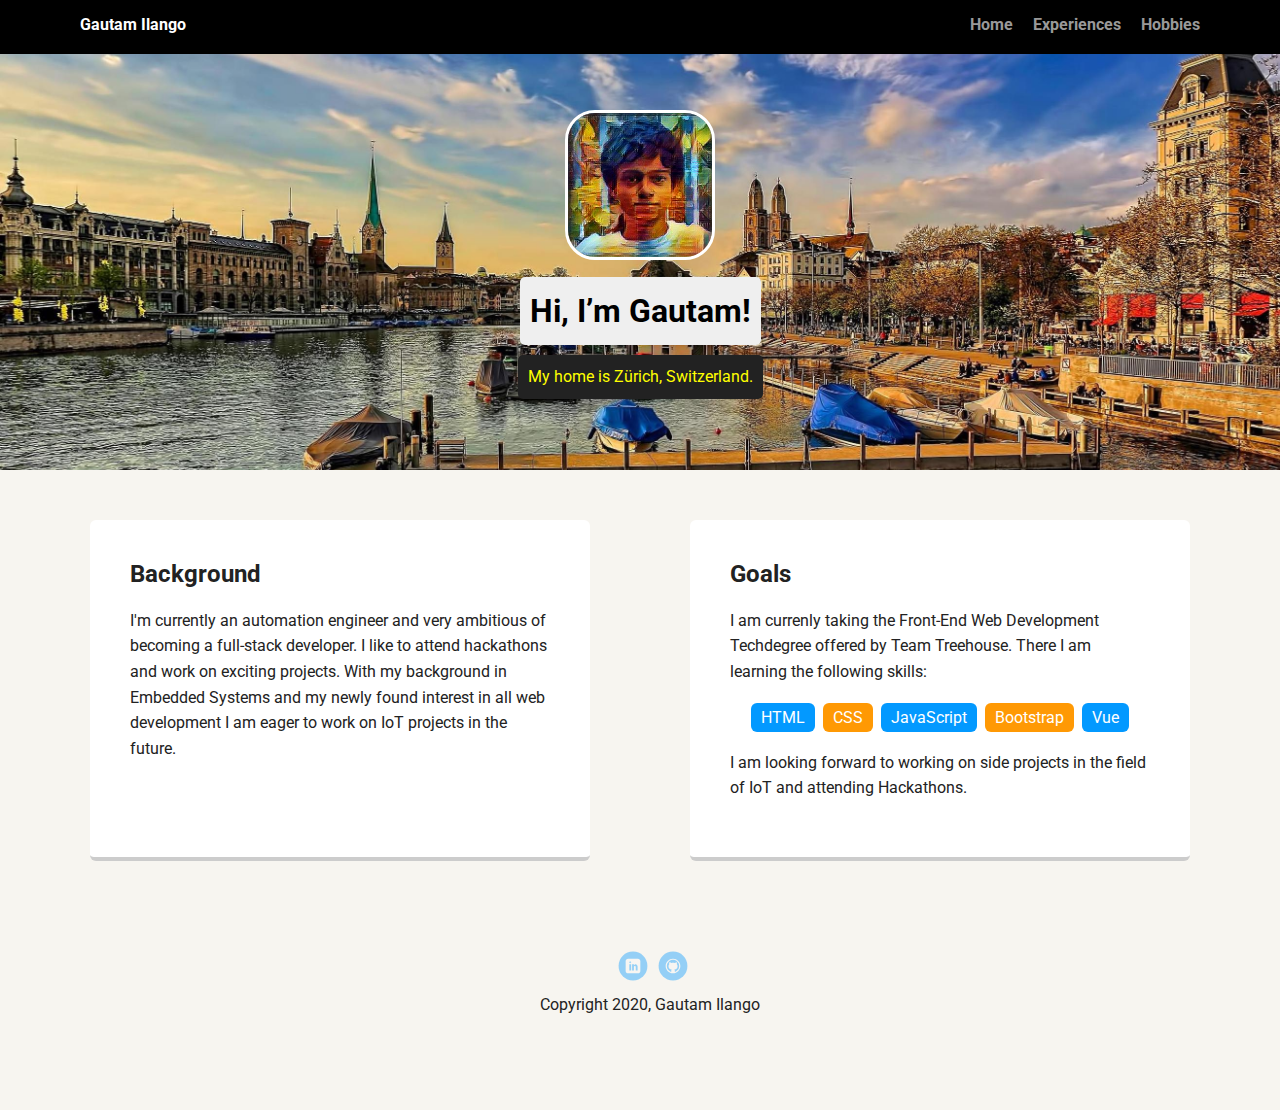
<file: index.html>
<!doctype html>
<html lang="en">
<head>
  <meta charset="utf-8">
  <title>Gautam Ilango's Profile</title>
  <meta name="viewport" content="width=device-width, initial-scale=1.0">
  <link rel="stylesheet" href="styles.css">
  <link href="https://fonts.googleapis.com/css?family=Muli%7CRoboto:400,300,500,700,900" rel="stylesheet">
</head>

<body>
  <nav class="main-nav">
    <ul class="nav">
      <li class="name">Gautam Ilango</li>
      <li><a href="index.html">Home</a></li>
      <li><a href="experiences.html">Experiences</a></li>
      <li><a href="hobbies.html">Hobbies</a></li>
    </ul>
  </nav>

  <header>
    <img src="images/me.jpg" alt="Picture of Gautam" class="profile-image">
    <h1 class="tag name">Hi, I’m Gautam!</h1>
    <p class="tag location">My home is Zürich, Switzerland.</p>
  </header>

  <main class="flex">
    <section class="card">
      <h2>Background</h2>
      <p>I'm currently an automation engineer and very ambitious of becoming a full-stack developer. I like to attend hackathons and work on exciting projects. With my background in Embedded Systems and my newly found interest in all web development I am eager to work on IoT projects in the future.
      </p>
    </section>

    <section class="card">
      <h2>Goals</h2>
      <p>I am currenly taking the Front-End Web Development Techdegree offered by Team Treehouse. There I am learning the following skills:</p>
      <ul class="skills">
        <li>HTML</li>
        <li>CSS</li>
        <li>JavaScript</li>
        <li>Bootstrap</li>
        <li>Vue</li>
      </ul>
      <p>I am looking forward to working on side projects in the field of IoT and attending Hackathons.</p>
    </section> 

  </main>
  <footer>
    <ul>
      <li><a href="https://www.linkedin.com/in/gautam-ilango/" class="social linkedin">LinkedIn</a></li>
      <li><a href="https://github.com/gautamilango" class="social github">GitHub</a></li>
    </ul>
    <p class="copyright">Copyright 2020, Gautam Ilango</p>
  </footer>
</body>
</html>
</file>
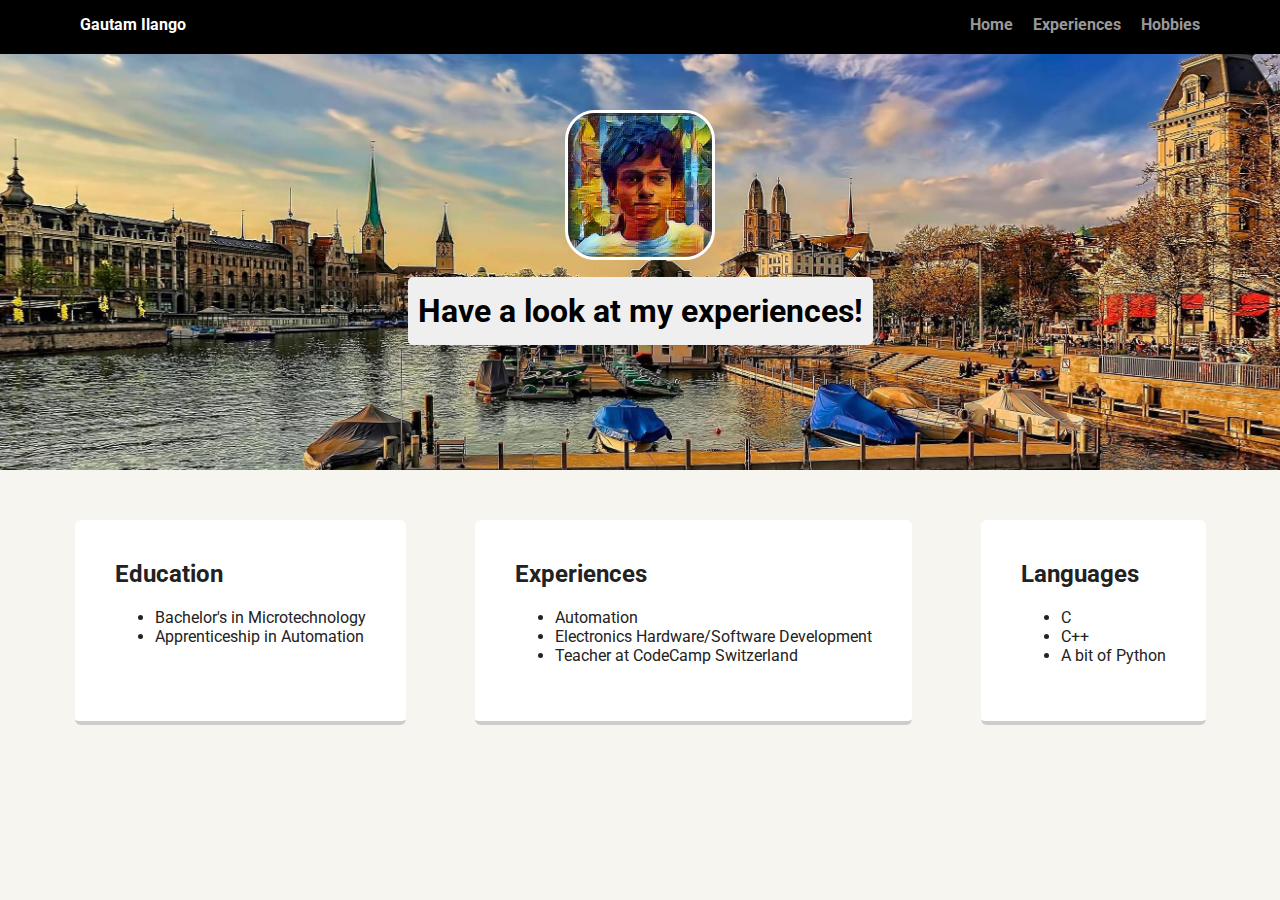
<file: experiences.html>
<!DOCTYPE html>
<html lang="en">
<head>
    <meta charset="UTF-8">
    <title>My Experiences</title>
    <meta name="viewport" content="width=device-width, initial-scale=1.0">
    <link rel="stylesheet" href="styles.css">
    <link rel="stylesheet" href="https://fonts.googleapis.com/css?family=Muli%7CRoboto:400,300,500,700,900">
</head>
<body>
    <nav class="main-nav">
        <ul class="nav">
            <li class="name">Gautam Ilango</li>
            <li><a href="index.html">Home</a></li>
            <li><a href="experiences.html">Experiences</a></li>
            <li><a href="hobbies.html">Hobbies</a></li>
        </ul>
    </nav>

    <header>
        <img src="images/me.jpg" alt="Picture of Gautam" class="profile-image">
        <h1 class="tag name">Have a look at my experiences!</h1>
    </header>

    <main class="flex">

        <section class="card">
            <h2>Education</h2>
            <ul>
                <li>Bachelor's in Microtechnology</li>
                <li>Apprenticeship in Automation</li>
            </ul>
        </section>

        <section class="card">
            <h2>Experiences</h2>
            <ul>
                <li>Automation</li>
                <li>Electronics Hardware/Software Development</li>
                <li>Teacher at CodeCamp Switzerland</li>
            </ul>
        </section>

        <section class="card">
            <h2>Languages</h2>
            <ul>
                <li>C</li>
                <li>C++</li>
                <li>A bit of Python</li>
            </ul>
        </section>


    </main>
</body>
</html>
</file>
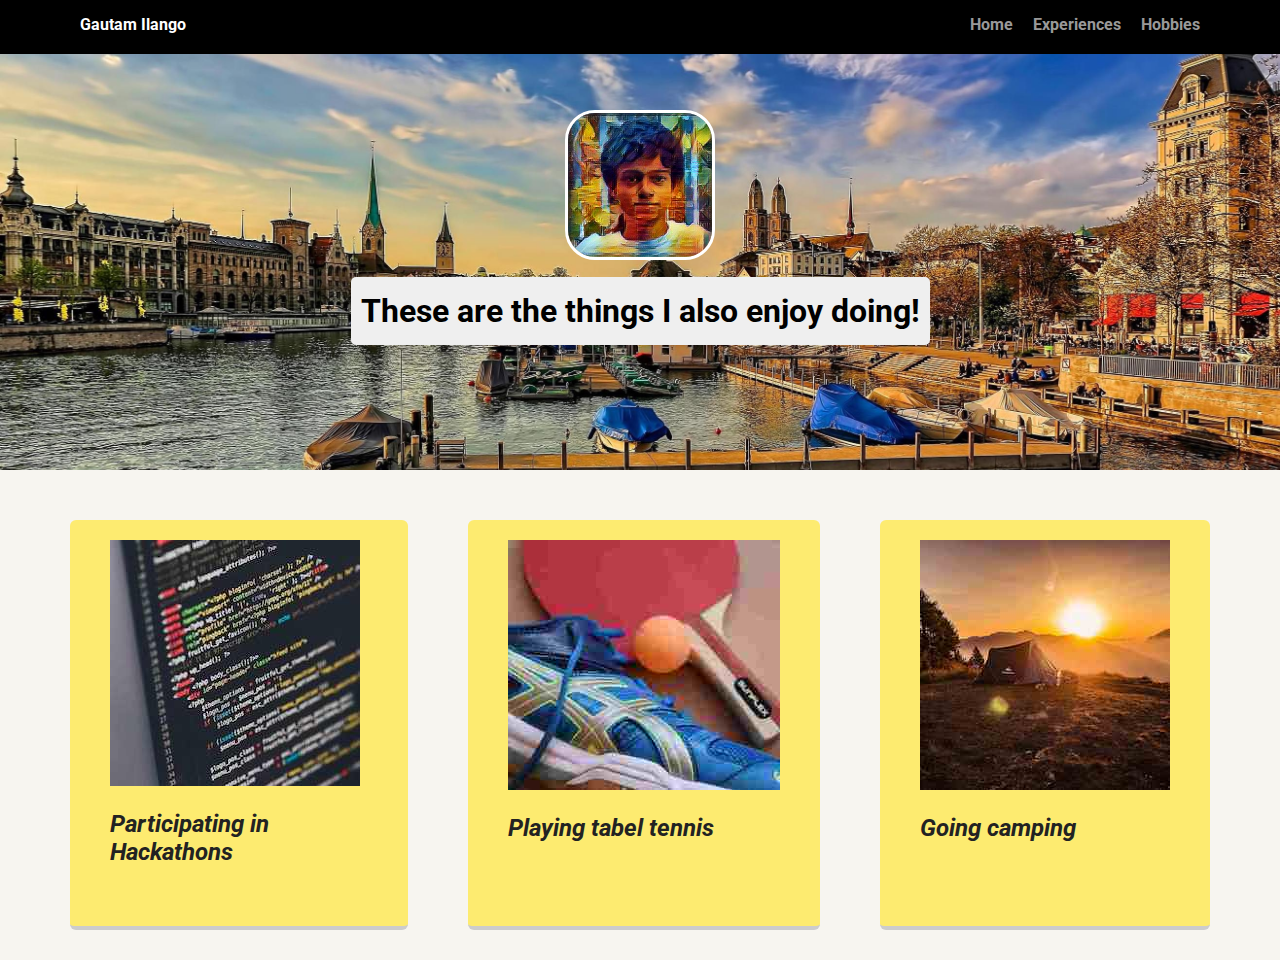
<file: hobbies.html>
<!DOCTYPE html>
<html lang="en">
<head>
    <meta charset="UTF-8">
    <title>My Hobbies</title>
    <meta name="viewport" content="width=device-width, initial-scale=1.0">
    <link rel="stylesheet" href="styles.css">
    <link rel="stylesheet" href="https://fonts.googleapis.com/css?family=Muli%7CRoboto:400,300,500,700,900">
    <link href="https://emoji-css.afeld.me/emoji.css" rel="stylesheet">
</head>
<body>
    
    <nav class="main-nav">
        <ul class="nav">
            <li class="name">Gautam Ilango</li>
            <li><a href="index.html">Home</a></li>
            <li><a href="experiences.html">Experiences</a></li>
            <li><a href="hobbies.html">Hobbies</a></li>
        </ul>
    </nav>

    <header>
        <img src="images/me.jpg" alt="Picture of Gautam" class="profile-image">
        <h1 class="tag name">These are the things I also enjoy doing!</h1>
    </header>

    <main class="flex">
        <section class="card note">
            <img src="images/hackathon_image.jpg" alt="Image of a laptop with a code editor open">
            <h2><i>Participating in Hackathons</i></h2>
        </section>

        <section class="card note">
            <img src="images/table_tennis.jpg" alt="Image of table tennis bat and ball">
            <h2><i>Playing tabel tennis</i></h2>
        </section>

        <section class="card note">
            <img src="images/camping.jpg" alt="Image of a tent pitched outside">
            <h2><i>Going camping</i></h2>
        </section>
    </main>

</body>
</html>
</file>
<file: styles.css>
/* Global Layout Set-up */
* { 
  box-sizing: border-box;
}
  
body {
  margin: 0;
  padding: 0;
  text-align: center;
  font-family: 'Roboto', sans-serif;
  color: #222;
  background: #f7f5f0;
}
/* Link Styles */

a {
  text-decoration: none;
  color: #999;
}
a:hover {
  color: #6633ff;
}

/* Section Styles */

.main-nav {
  width: 100%;
  background: black;
  min-height: 30px;
  padding: 10px;
  position: fixed;
  text-align: center;
}
.nav {
  display: flex;
  justify-content: space-around;
  font-weight: 700;
  list-style-type: none;
  margin: 0 auto;
  padding: 0;
}

.nav .name {
    display: block;
    margin-right: auto;
    color: white;
}
.nav li {
  padding: 5px 10px 10px 10px;
}
.nav a {
  transition: all .5s;
}
.nav a:hover {
  color: white
}

header {
  text-align: center;
  background: url('images/zurich.jpg') no-repeat top center ;
  background-size: cover;
  overflow: hidden;
  padding-top: 60px;
}
header {
  line-height: 1.5;
}
header .profile-image {
  margin-top: 50px;
  width: 150px;
  height: 150px;
  border-radius: 20%;
  border: 3px solid white;
  transition: all .1s;
}
header .profile-image:hover {
  transform: scale(1.2) rotate(-5deg);
}
.tag {
  background-color: #efefef;
  color: black;
  padding: 10px;
  border-radius: 5px;
  display: table;
  margin: 10px auto;
} 
.location {
  background-color: #222;
  color: yellow;
}
.card {
  margin: 30px;
  padding: 20px 40px 40px;
  max-width: 500px;
  text-align: left;
  background: #fff;
  border-bottom: 4px solid #ccc;
  border-radius: 6px;
  transition: all .5s;
}
.card:hover {
  border-color: #ff99ff;
}

.card.note {
  background-color: #FDEB70;
}

.card.note:hover {
  transform: scale(1.2);
}

ul.skills {
  padding: 0;
  text-align: center;
}

.skills li {
  border-radius: 6px;
  display: inline-block;
  background: #ff9904;
  color: white;
  padding: 5px 10px;
  margin: 2px;
}

.skills li:nth-child(odd) {
  background: #0399ff;
}

footer {
  width: 100%;
  min-height: 30px;
  padding: 20px 0 40px 20px;
}

footer .copyright {
  top: -8px;
  font-size: .75em;
}

footer ul {
  list-style-type: none;
  margin: 0;
  padding: 0;
}

footer ul li {
  display: inline-block;
}

a.social {
  display: inline-block;
  text-indent: -9999px;
  margin-left: 5px;
  width: 30px;
  height: 30px;
  background-size: 30px 30px;
  opacity: .4;
  transition: all .5s;
}
a.linkedin {
  background-image: url(images/linkedin.svg);
}
a.github {
  background-image: url(images/github.svg);
}
a.social:hover {
  opacity: 1;
}
.clearfix {
  clear: both;
}


/* Styles for larger screens */
@media screen and (min-width: 720px) {
  
  .flex {
      display: -ms-flexbox;      /* TWEENER - IE 10 */
      display: flex; 
      max-width: 1200px;
      -ms-flex-pack: distribute;
      justify-content: space-around;
      margin: 0 auto;
  }

  header {
    min-height: 470px;
  }

  .nav {
    max-width: 1200px;
    padding: 0 30px;
  }


  main {
    padding-top: 20px;
  }

  main p {
    line-height: 1.6em;
  }

  footer {
    font-size: 1.3em;
    max-width: 1200px;
    margin: 40px auto;
  }

}
</file>
